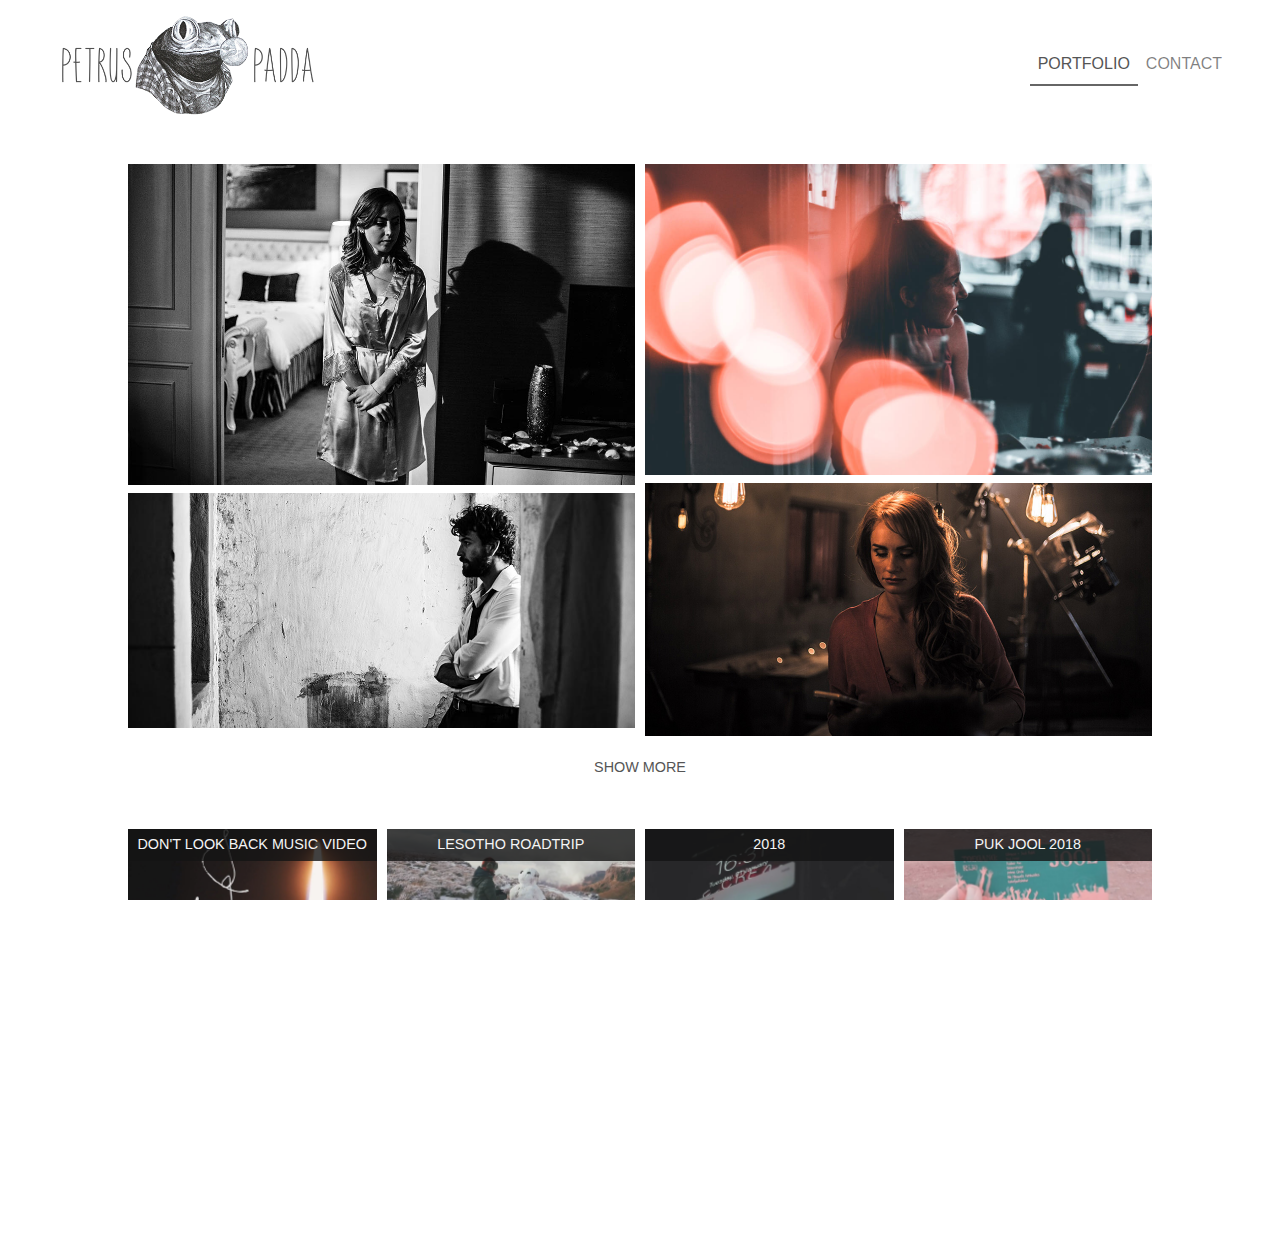
<file: index.html>
<!DOCTYPE html>
<html lang="en">
<head>
  <meta charset="utf-8">
  <meta name="author" content="Eduard Kuun">
  <meta name="description" content="Professional grade photography, cinematography and video editing.">
  <meta name="keywords" content="petri schoeman, petrus padda, photography, photographer, cinematography, film making, videos, music videos, videography, videographer, portfolio">
  <meta name="viewport" content="width=device-width, initial-scale=1.0">
  <link rel="shortcut icon" type="image/png" href="img/favicon.png"/>
  <link rel="stylesheet" href="https://stackpath.bootstrapcdn.com/bootstrap/4.3.1/css/bootstrap.min.css" integrity="sha384-ggOyR0iXCbMQv3Xipma34MD+dH/1fQ784/j6cY/iJTQUOhcWr7x9JvoRxT2MZw1T" crossorigin="anonymous">
  <link rel="stylesheet" href="https://use.fontawesome.com/releases/v5.7.2/css/all.css" integrity="sha384-fnmOCqbTlWIlj8LyTjo7mOUStjsKC4pOpQbqyi7RrhN7udi9RwhKkMHpvLbHG9Sr" crossorigin="anonymous">
  <link rel="stylesheet" href="css/main.css">
  <title>Petri Schoeman</title>
</head>
<body>

  <nav class="navbar navbar-expand-lg navbar-light bg-light">
    <a class="navbar-brand" href="."><img src="img/logo.png" alt=""></a>
    <button class="navbar-toggler collapsed" type="button" data-toggle="collapse" data-target="#navbarNavAltMarkup" aria-controls="navbarsExampleDefault" aria-expanded="false" aria-label="Toggle navigation">
      <span class="icon-bar top-bar"></span>
      <span class="icon-bar middle-bar"></span>
      <span class="icon-bar bottom-bar"></span>				
    </button>
    <div class="collapse navbar-collapse" id="navbarNavAltMarkup">
      <div class="navbar-nav ml-auto">
        <a class="nav-item nav-link active" href=".">portfolio</a>
        <a class="nav-item nav-link" href="contact">contact</a>
      </div>
    </div>
  </nav>

  <h1>Petri Schoeman</h1>
  
  <div id="images-container">
    <div class="column-1">
      <img class="img" src="img/1.jpg" alt="">
      <img class="img" src="img/2.jpg" alt="">
      <img class="img" src="img/3.jpg" alt="">
      <img class="img" src="img/4.jpg" alt="">
      <img class="img" src="img/7.jpg" alt="">
      <img class="img" src="img/12.jpg" alt="">
      <img class="img" src="img/15.jpg" alt="">
      <img class="img" src="img/19.jpg" alt="">
      <img class="img" src="img/20.jpg" alt="">
      <img class="img" src="img/22.jpg" alt="">
      <img class="img" src="img/21.jpg" alt="">
      <img class="img" src="img/23.jpg" alt="">
      <img class="img" src="img/28.jpg" alt="">
      <img class="img" src="img/29.jpg" alt="">
      <img class="img" src="img/30.jpg" alt="">
      <img class="img" src="img/31.jpg" alt="">
    </div>
    <div class="column-2">
      <img class="img" src="img/9.jpg" alt="">
      <img class="img" src="img/10.jpg" alt="">
      <img class="img" src="img/11.jpg" alt="">
      <img class="img" src="img/8.jpg" alt="">
      <img class="img" src="img/5.jpg" alt="">
      <img class="img" src="img/6.jpg" alt="">
      <img class="img" src="img/13.jpg" alt="">
      <img class="img" src="img/14.jpg" alt="">
      <img class="img" src="img/16.jpg" alt="">
      <img class="img" src="img/17.jpg" alt="">
      <img class="img" src="img/18.jpg" alt="">
      <img class="img" src="img/24.jpg" alt="">
      <img class="img" src="img/25.jpg" alt="">
      <img class="img" src="img/26.jpg" alt="">
      <img class="img" src="img/27.jpg" alt="">
    </div>
  </div>
  <div id="more-container">
    <a href="#" id="loadMore">Show More</a>
  </div>
  
  
  <div id="video-container">
    <div>
      <a href="https://www.youtube.com/watch?v=hT__2XX7Z1g" target="_blank" rel="noopener noreferrer"><img src="img/vid1.jpg" alt=""></a>
      <div class="vid-text">Don't Look Back Music Video</div>
    </div>
    <div>
      <a href="https://www.youtube.com/watch?v=__GCWbcqflU" target="_blank" rel="noopener noreferrer"><img src="img/vid2.jpg" alt=""></a>
      <div class="vid-text">Lesotho Roadtrip</div>
    </div>
    <div>
      <a href="https://www.youtube.com/watch?v=tHqnA-rSFoM" target="_blank" rel="noopener noreferrer"><img src="img/vid3.jpg" alt=""></a>
      <div class="vid-text">2018</div>
    </div>
    <div>
      <a href="https://www.youtube.com/watch?v=Du4gMThLzxM" target="_blank" rel="noopener noreferrer"><img src="img/vid4.jpg" alt=""></a>
      <div class="vid-text">PUK JOOL 2018</div>
    </div>
  </div>

  <br>
  <br>
  <br>

  <footer>
    <div id="footer-container">
      <div>
          <img src="img/footer.png" alt="">
      </div>
      <div>
        <ul>
          <li>
            <a href="."><i class="fas fa-camera"></i>Portfolio</a>
          </li>
          <li>
            <a href="contact"><i class="fas fa-envelope"></i>Contact</a>
          </li>
        </ul>
      </div>
    </div>
    <hr>
    <div id="author">Petri Schoeman &copy; <span id="copyright-year"></span>. Website by <a href="https://www.eduardkuun.dev" target="_blank" rel="noopener noreferrer">Eduard Kuun</a>.</div>
  </footer>
  
  <script src="https://code.jquery.com/jquery-3.3.1.slim.min.js" integrity="sha384-q8i/X+965DzO0rT7abK41JStQIAqVgRVzpbzo5smXKp4YfRvH+8abtTE1Pi6jizo" crossorigin="anonymous"></script>
  <script src="https://cdnjs.cloudflare.com/ajax/libs/popper.js/1.14.7/umd/popper.min.js" integrity="sha384-UO2eT0CpHqdSJQ6hJty5KVphtPhzWj9WO1clHTMGa3JDZwrnQq4sF86dIHNDz0W1" crossorigin="anonymous"></script>
  <script src="https://stackpath.bootstrapcdn.com/bootstrap/4.3.1/js/bootstrap.min.js" integrity="sha384-JjSmVgyd0p3pXB1rRibZUAYoIIy6OrQ6VrjIEaFf/nJGzIxFDsf4x0xIM+B07jRM" crossorigin="anonymous"></script>
  <script src="js/jquery.js"></script>
  <script  src="js/index.js"></script>
</body>
</html>
</file>
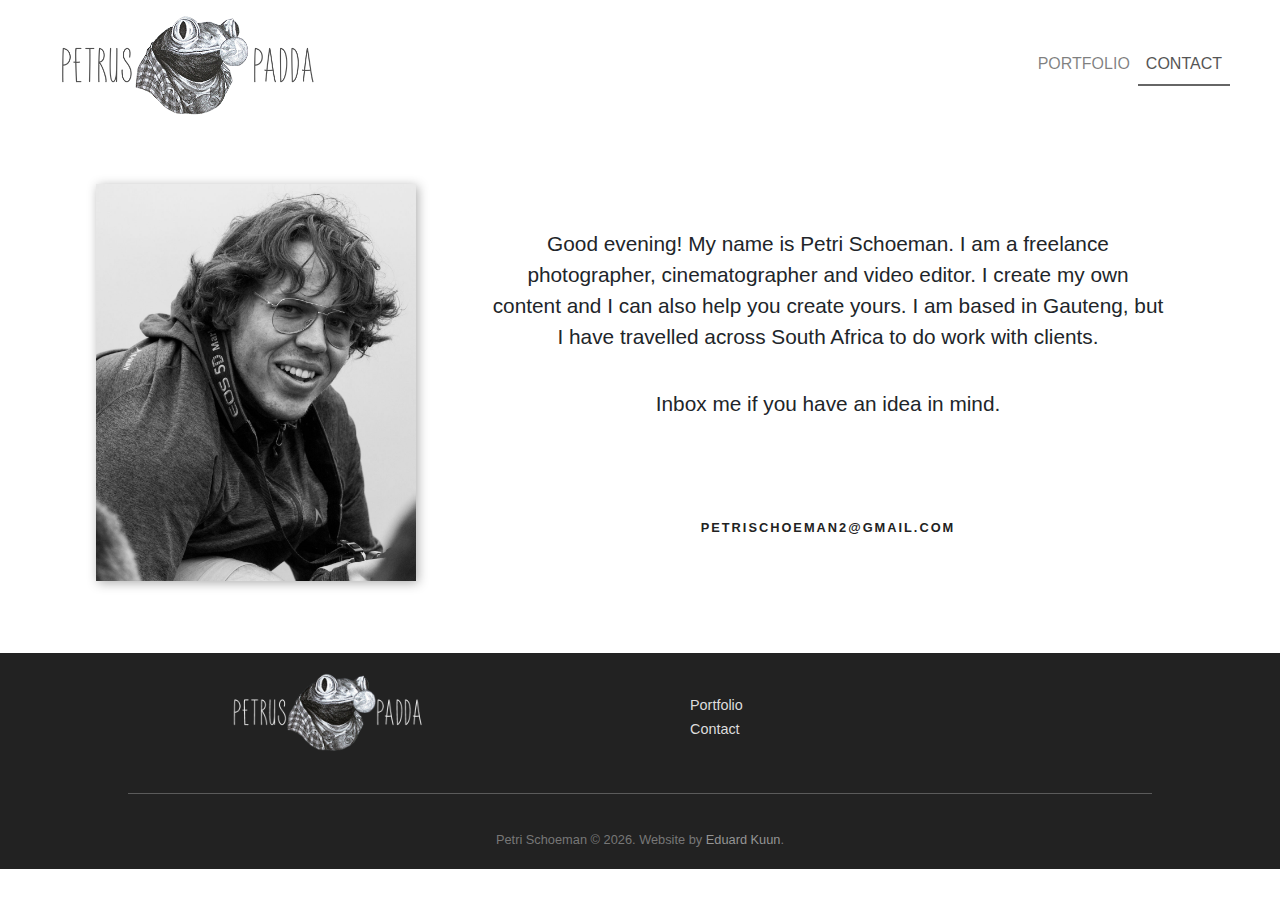
<file: contact/index.html>
<!DOCTYPE html>
<html lang="en">
<head>
  <meta charset="utf-8">
  <meta name="author" content="Eduard Kuun">
  <meta name="description" content="Professional grade photography, cinematography and video editing.">
  <meta name="keywords" content="petri schoeman, petrus padda, photography, photographer, cinematography, film making, videos, music videos, videography, videographer, contact">
  <meta name="viewport" content="width=device-width, initial-scale=1.0">
  <link rel="shortcut icon" type="image/png" href="img/favicon.png"/>
  <link rel="stylesheet" href="https://stackpath.bootstrapcdn.com/bootstrap/4.3.1/css/bootstrap.min.css" integrity="sha384-ggOyR0iXCbMQv3Xipma34MD+dH/1fQ784/j6cY/iJTQUOhcWr7x9JvoRxT2MZw1T" crossorigin="anonymous">
  <link rel="stylesheet" href="https://use.fontawesome.com/releases/v5.7.2/css/all.css" integrity="sha384-fnmOCqbTlWIlj8LyTjo7mOUStjsKC4pOpQbqyi7RrhN7udi9RwhKkMHpvLbHG9Sr" crossorigin="anonymous">
  <link rel="stylesheet" href="../css/main.css">
  <title>Petri Schoeman | Contact</title>
</head>
<body>

  <nav class="navbar navbar-expand-lg navbar-light bg-light">
    <a class="navbar-brand" href="."><img src="../img/logo.png" alt=""></a>
    <button class="navbar-toggler collapsed" type="button" data-toggle="collapse" data-target="#navbarNavAltMarkup" aria-controls="navbarsExampleDefault" aria-expanded="false" aria-label="Toggle navigation">
      <span class="icon-bar top-bar"></span>
      <span class="icon-bar middle-bar"></span>
      <span class="icon-bar bottom-bar"></span>				
    </button>
    <div class="collapse navbar-collapse" id="navbarNavAltMarkup">
      <div class="navbar-nav ml-auto">
        <a class="nav-item nav-link" href="..">Portfolio</a>
        <a class="nav-item nav-link active" href=".">Contact</a>
      </div>
    </div>
  </nav>

  <br>

  <div id="information">
    <div id="info-image">
      <img src="../img/me.jpg" alt="Petri Schoeman Photo">
    </div>
    <div id="info-text">
      <p><span id="time-of-day"></span> My name is Petri Schoeman. I am a freelance photographer, cinematographer and video editor. I create my own content and I can also help you create yours. I am based in Gauteng, but I have travelled across South Africa to do work with clients.</p>
      <p>Inbox me if you have an idea in mind.</p>
      <br>
      <div id="contact-details">
        <ul>
          <li><a href="https://www.instagram.com/petrus_padda/" target="_blank" rel="noopener noreferrer"><i class="fab fa-instagram"></i></a></li>
          <li><a href="https://www.youtube.com/channel/UCrLZxFJm0U3KQvgwTztK6gQ" target="_blank" rel="noopener noreferrer"><i class="fab fa-youtube"></i></a></li>
        </ul>
        <div><a href="mailto:petrischoeman2@gmail.com">petrischoeman2@gmail.com</a></div>
      </div>
    </div>
  </div>

  <br>
  <br>
  <br>

  <footer>
    <div id="footer-container">
      <div>
          <img src="../img/footer.png" alt="">
      </div>
      <div>
        <ul>
          <li>
            <a href=".."><i class="fas fa-camera"></i>Portfolio</a>
          </li>
          <li>
            <a href="."><i class="fas fa-envelope"></i>Contact</a>
          </li>
        </ul>
      </div>
    </div>
    <hr>
    <div id="author">Petri Schoeman &copy; <span id="copyright-year"></span>. Website by <a href="https://www.eduardkuun.dev" rel="noopener noreferrer">Eduard Kuun</a>.</div>
  </footer>
  
  <script src="https://code.jquery.com/jquery-3.3.1.slim.min.js" integrity="sha384-q8i/X+965DzO0rT7abK41JStQIAqVgRVzpbzo5smXKp4YfRvH+8abtTE1Pi6jizo" crossorigin="anonymous"></script>
  <script src="https://cdnjs.cloudflare.com/ajax/libs/popper.js/1.14.7/umd/popper.min.js" integrity="sha384-UO2eT0CpHqdSJQ6hJty5KVphtPhzWj9WO1clHTMGa3JDZwrnQq4sF86dIHNDz0W1" crossorigin="anonymous"></script>
  <script src="https://stackpath.bootstrapcdn.com/bootstrap/4.3.1/js/bootstrap.min.js" integrity="sha384-JjSmVgyd0p3pXB1rRibZUAYoIIy6OrQ6VrjIEaFf/nJGzIxFDsf4x0xIM+B07jRM" crossorigin="anonymous"></script>
  <script src="../js/jquery.js"></script>
  <script  src="js/contact.js"></script>
</body>
</html>
</file>
<file: css/main.css>
body, html {
  height: 100%;
  min-height: 100%;
  margin: 0;
  padding: 0;
  font-family: 'Segoe UI', Tahoma, Geneva, Verdana, sans-serif;
  overflow-x: hidden;
  background-color: #fff;
  animation-name: fade;
  animation-duration: 1.5s;
}

@keyframes fade {
  0% {
    opacity: 0;
  }

  100% {
    opacity: 1;
  }
}

/* HEADER */

h1 {
  display: none;
}

.navbar {
  background-color: #fff !important;
  font-weight: 400;
  padding: 0 50px;
  text-align: center;
  text-transform: uppercase;
  width: 100%;
  z-index: 10;
}
.navbar-nav .nav-item:hover {
  color: #666 !important;
}
.navbar-nav .nav-item.active {
  border-bottom: 2px solid #666;
  color: #555 !important;
}

.icon-bar {
	width: 22px; 
	height: 2px;
	background-color: #888;
	display: block;
	transition: all 0.2s;
	margin-top: 4px
}
 
.navbar-toggler {
  border: none;
  background: transparent !important;
}

.navbar-toggler .top-bar {
  transform: rotate(45deg);
  transform-origin: 10% 10%;
}
 
.navbar-toggler .middle-bar {
  opacity: 0;
}
 
.navbar-toggler .bottom-bar {
  transform: rotate(-45deg);
  transform-origin: 10% 90%;
}
 
.navbar-toggler.collapsed .top-bar {
  transform: rotate(0);
}
 
.navbar-toggler.collapsed .middle-bar {
  opacity: 1;
}
 
.navbar-toggler.collapsed .bottom-bar {
  transform: rotate(0);
}

.navbar-toggler:active, .navbar-toggler:focus {
  outline: 0;
  border: none;
}

.navbar-brand img {
  height: 7.5rem;
  opacity: 0.9;
  padding: 10px;
}

.navbar-brand img:hover {
  opacity: 1;
}
/* HEADER END */

/* INFORMATION */
#information {
  width: 85%;
  display: grid;
  grid-template-columns: 1fr 2fr;
  grid-column-gap: 20px;
  margin: auto;
  align-items: center;
  justify-items: center;
  margin-top: 30px;
}
#info-image img {
  width: 90%;
  box-shadow: 2px 2px 10px 0px rgba(50, 50, 50, 0.4);
  transition: 0.5s;
}
#info-image img:hover {
  transform: scale(1.04);
}
#info-text {
  font-weight: 100;
  font-size: 1.3rem;
  padding: 10px;
  text-align: center;
}
#info-text p {
  padding: 10px;
}
/* INFORMATION END */

/* CONTACT-DETAILS */
#contact-details {
  text-align: center;
}
#contact-details ul {
  list-style: none;
  margin: 0;
  padding: 0;
}
#contact-details li {
  display: inline;
  padding: 50px;
}
#contact-details i {
  text-decoration: none;
  font-size: 2rem;
  transition: 0.2s;
}
#contact-details ul a {
  color: #222;
  display: inline-block;
  transition: 0.2s;
}
#contact-details ul a:hover {
  transform: translate(0, -4px);
}
#contact-details ul a:hover .fa-youtube {
  color: #ff0000;
}
#contact-details ul a:hover .fa-instagram {
  color: #8134af;
  background: -webkit-linear-gradient(#8134af, #dd2a7b);
  background-clip: text;
  -webkit-background-clip: text;
  -webkit-text-fill-color: transparent;
}
#contact-details div {
  padding: 10px;
  font-size: 0.8rem;
  letter-spacing: 2px;
  text-transform: uppercase;
  font-weight: 600;
}
#contact-details div a {
  color: #222;
  transition: 0.2s;
}
#contact-details div a:hover {
  color: #444;
  text-decoration: none;
}
/* CONTACT-DETAILS END */

/* IMAGE CONTAINER */
#images-container {
  width: 80%;
  margin: auto;
  margin-top: 30px;
  display: grid;
  grid-template-columns: 1fr 1fr;
  grid-column-gap: 10px;
}

#images-container .column-1 .img, #images-container .column-2 .img {
  width: 100%;
  transition: 0.4s;
  margin: 4px 0 4px 0;
}

#images-container .column-1 .img:hover, #images-container .column-2 .img:hover {
  box-shadow: 2px 2px 6px 0 #000;
  transform: scale(1.02);
}

/* My Work Images and Load More */
.img {
  display: none;
}

#loadMore {
  text-decoration: none;
  color: #555;
  padding: 5px;
  text-transform: uppercase;
  font-size: 0.9rem;
  transition: 0.2s;
}

#loadMore:active, #loadMore:focus {
  outline: 0;
  border: none;
}

#loadMore:hover {
  color: #222;
}

#more-container {
  display: block;
  text-align: center;
  margin: 15px;
}
/* IMAGE CONTAINER END */

/* VIDEO CONTAINER */
#video-container {
  width: 80%;
  margin: auto;
  margin-top: 50px;
  display: grid;
  grid-template-columns: 1fr 1fr 1fr 1fr;
  grid-column-gap: 10px; 
  grid-row-gap: 10px;
}

#video-container img {
  width: 100%;
  transition: 0.2s;
  opacity: 0.95;
}

#video-container > div {
  position: relative;
  
}

#video-container img:hover {
  opacity: 1;
}

.vid-text {
  position: absolute;
  top: 0;
  background-color: rgba(20,20,20,0.8);
  color: #f4f4f4;
  padding: 5px;
  text-transform: uppercase;
  font-size: 0.9rem;
  width: 100%;
  text-align: center;
}
/* VIDEO CONTAINER END */

/* FOOTER */

footer {
  background-color: #222;
  width: 100%;
  text-align: center;
}

footer img {
  width: 200px;
}

#footer-container {
  margin: auto;
  display: grid;
  grid-template-columns: 1fr 1fr;
  grid-column-gap: 10px;
  padding: 20px;
}

#footer-container ul {
  list-style: none;
  text-align: left;
  margin-top: 20px;
}

#footer-container a {
  text-decoration: none;
  color: #ddd;
  font-size: 0.9rem;
}

#footer-container a:hover {
  text-decoration: underline;
}

#footer-container i {
  padding-right: 5px;
}

footer hr {
  width: 80%;
  height: 0;
  background-color: #666;
}

#author {
  padding: 20px;
  color: #777;
  font-size: 0.8rem;
}

#author a {
  color: #949494;
}

/* FOOTER END */

@media(max-width: 1180px) {
  #video-container {
    grid-template-columns: 1fr 1fr 1fr;
  }
}

@media(max-width: 991px) {
  .navbar {
    box-shadow: 0px 1px 4px 0px rgba(0,0,0,0.4);
    position: fixed;
  }
  #images-container {
    margin-top: 150px;
  }
  #information {
    margin-top: 130px;
  }
  .navbar-nav .nav-item.active {
    border: none;
  }
  .navbar-nav {
    padding: 2px 0 16px 0;
  }
}

@media(max-width: 880px) {
  #video-container {
    grid-template-columns: 1fr 1fr;
  }
  #info-text {
    font-size: 1.2rem;
  }
  #info-image img {
    width: 100%;
  }
  #information {
    grid-template-columns: 1fr 1fr;
  }
}

@media(max-width: 680px) {
  .navbar {
    padding: 0 5px;
  }
  .navbar-brand img {
    height: 6rem;
    padding: 10px;
  }
  #information {
    display: block;
    text-align: center;
  }
  #info-text {
    font-size: 1.15rem;
  }
  #info-image img {
    width: 65%;
  }
  #contact-details li {
    padding: 20px;
  }
  #images-container {
    display: block;
  }
  #video-container {
    display: block;
  }
  #video-container > div {
    margin: 10px;
  }
  #footer-container {
    display: block;
  }
}
</file>
